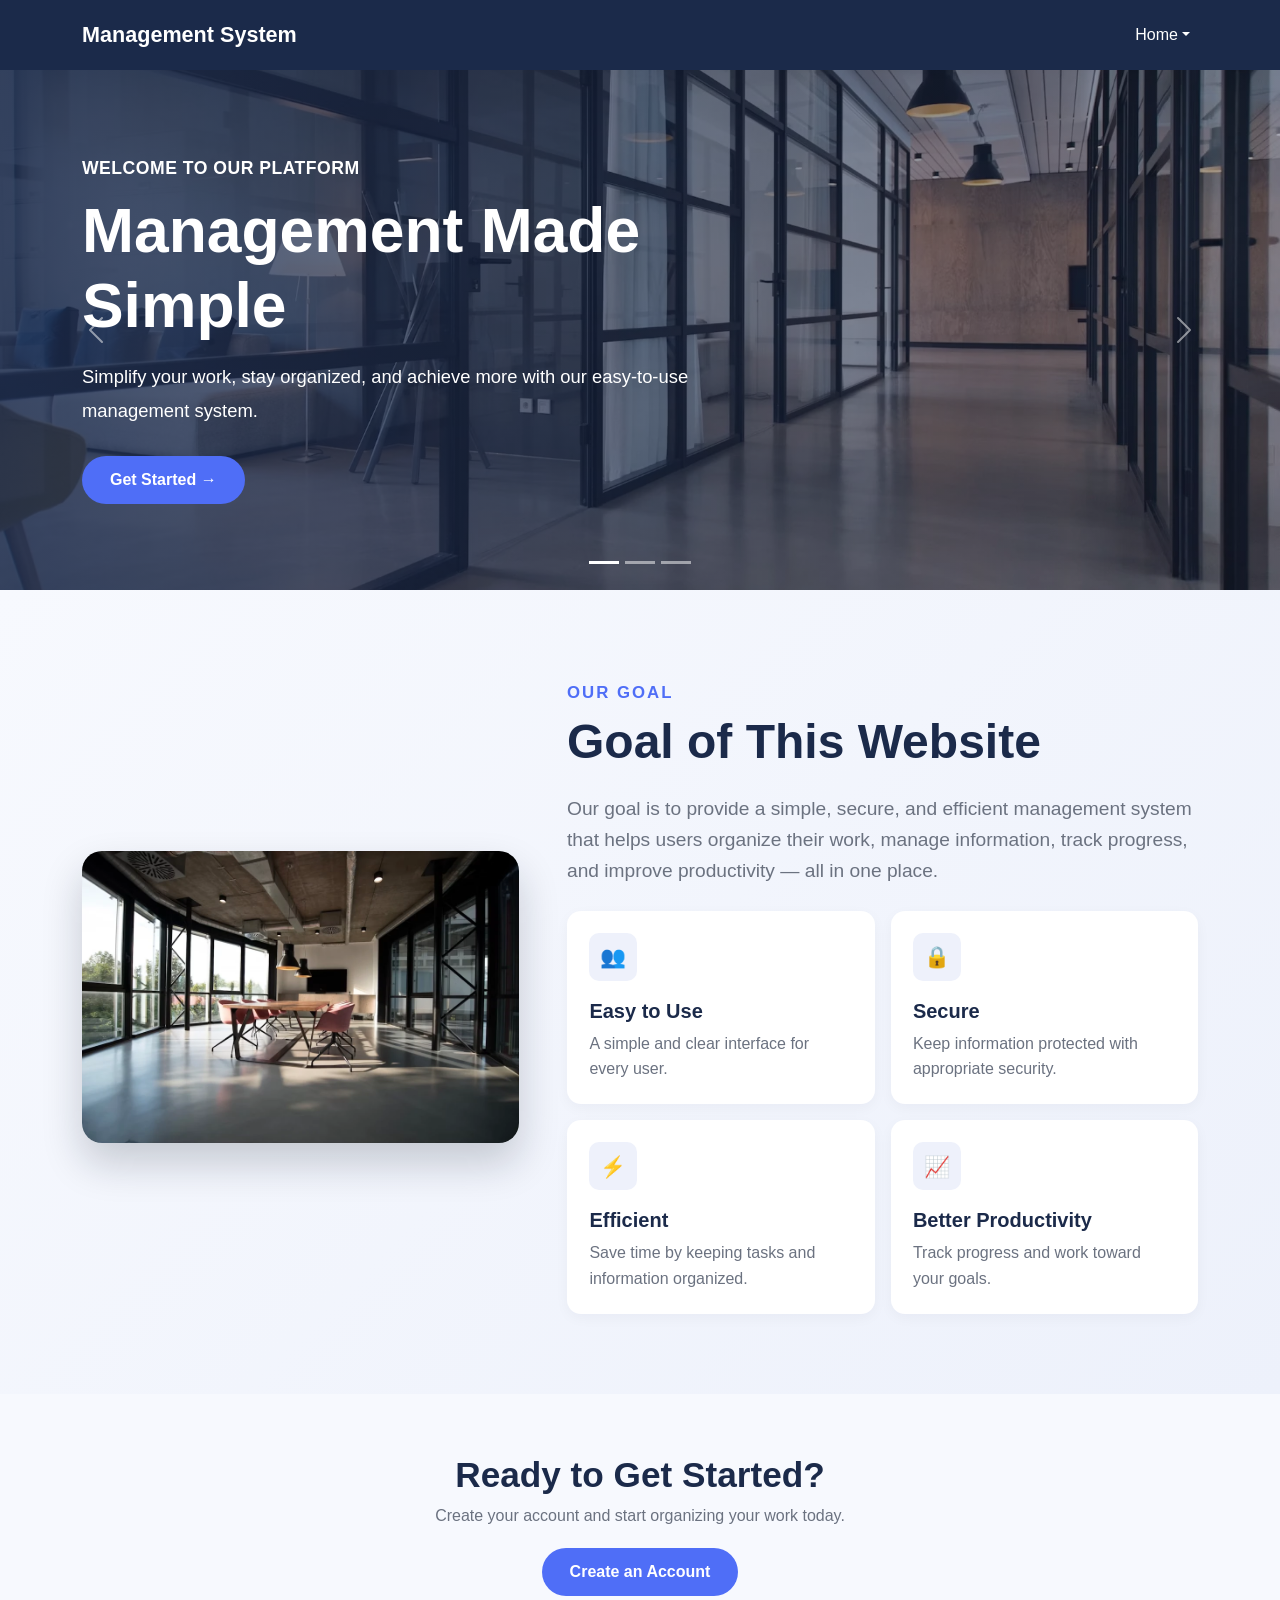
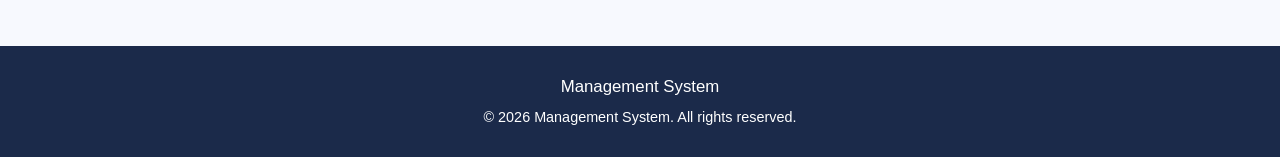
<file: index.html>
<!DOCTYPE html>
<html lang="en">
<head>
  <meta charset="UTF-8">
  <meta name="viewport" content="width=device-width, initial-scale=1.0">
  <title>Management System</title>
  <link href="https://cdn.jsdelivr.net/npm/bootstrap@5.3.3/dist/css/bootstrap.min.css" rel="stylesheet">
  <link rel="stylesheet" href="css/style.css">
</head>
<body>

  <!-- Navbar -->
  <nav class="navbar navbar-expand-md site-navbar sticky-top">
    <div class="container">
      <a class="navbar-brand" href="index.html">Management System</a>
      <button class="navbar-toggler" type="button" data-bs-toggle="collapse" data-bs-target="#mainNav" aria-controls="mainNav" aria-expanded="false" aria-label="Toggle navigation">
        <span class="navbar-toggler-icon"></span>
      </button>
      <div class="collapse navbar-collapse" id="mainNav">
        <ul class="navbar-nav ms-auto">
          <li class="nav-item dropdown">
            <a class="nav-link dropdown-toggle" href="#" role="button" data-bs-toggle="dropdown" aria-expanded="false">Home</a>
            <ul class="dropdown-menu dropdown-menu-end">
              <li><a class="dropdown-item" href="login.html">Login</a></li>
              <li><a class="dropdown-item" href="login.html">Sign Up</a></li>
              <li><a class="dropdown-item" href="#">Help</a></li>
            </ul>
          </li>
        </ul>
      </div>
    </div>
  </nav>

  <!-- Hero carousel -->
  <div id="heroCarousel" class="carousel slide carousel-fade hero" data-bs-ride="carousel">
    <div class="carousel-indicators">
      <button type="button" data-bs-target="#heroCarousel" data-bs-slide-to="0" class="active" aria-current="true" aria-label="Slide 1"></button>
      <button type="button" data-bs-target="#heroCarousel" data-bs-slide-to="1" aria-label="Slide 2"></button>
      <button type="button" data-bs-target="#heroCarousel" data-bs-slide-to="2" aria-label="Slide 3"></button>
    </div>

    <div class="carousel-inner">
      <div class="carousel-item slide-1 active">
        <div class="container h-100">
          <div class="hero-content">
            <p class="hero-tag">Welcome to our platform</p>
            <h1 class="hero-title">Management Made Simple</h1>
            <p class="hero-text">Simplify your work, stay organized, and achieve more with our easy-to-use management system.</p>
            <a href="login.html" class="btn btn-pill">Get Started &rarr;</a>
          </div>
        </div>
      </div>

      <div class="carousel-item slide-2">
        <div class="container h-100">
          <div class="hero-content">
            <p class="hero-tag">Work together</p>
            <h2 class="hero-title">Better Team Collaboration</h2>
            <p class="hero-text">Keep your team connected, organize responsibilities, and manage tasks in one convenient place.</p>
            <a href="login.html" class="btn btn-pill">Join Us &rarr;</a>
          </div>
        </div>
      </div>

      <div class="carousel-item slide-3">
        <div class="container h-100">
          <div class="hero-content">
            <p class="hero-tag">Work smarter</p>
            <h2 class="hero-title">Achieve Your Goals</h2>
            <p class="hero-text">Track progress, manage information, and improve productivity with a clear and organized workflow.</p>
            <a href="login.html" class="btn btn-pill">Login Now &rarr;</a>
          </div>
        </div>
      </div>
    </div>

    <button class="carousel-control-prev" type="button" data-bs-target="#heroCarousel" data-bs-slide="prev">
      <span class="carousel-control-prev-icon" aria-hidden="true"></span>
      <span class="visually-hidden">Previous</span>
    </button>
    <button class="carousel-control-next" type="button" data-bs-target="#heroCarousel" data-bs-slide="next">
      <span class="carousel-control-next-icon" aria-hidden="true"></span>
      <span class="visually-hidden">Next</span>
    </button>
  </div>

  <!-- Goal section -->
  <section class="goal-section">
    <div class="container">
      <div class="row align-items-center g-5">
        <div class="col-lg-5">
          <img src="images/office.webp" alt="Modern office meeting room" class="goal-img">
        </div>
        <div class="col-lg-7">
          <p class="section-tag mb-2">Our Goal</p>
          <h2 class="goal-title">Goal of This Website</h2>
          <p class="goal-text mb-4">Our goal is to provide a simple, secure, and efficient management system that helps users organize their work, manage information, track progress, and improve productivity — all in one place.</p>

          <div class="row g-3">
            <div class="col-sm-6">
              <div class="feature-card">
                <div class="feature-icon">👥</div>
                <h5>Easy to Use</h5>
                <p>A simple and clear interface for every user.</p>
              </div>
            </div>
            <div class="col-sm-6">
              <div class="feature-card">
                <div class="feature-icon">🔒</div>
                <h5>Secure</h5>
                <p>Keep information protected with appropriate security.</p>
              </div>
            </div>
            <div class="col-sm-6">
              <div class="feature-card">
                <div class="feature-icon">⚡</div>
                <h5>Efficient</h5>
                <p>Save time by keeping tasks and information organized.</p>
              </div>
            </div>
            <div class="col-sm-6">
              <div class="feature-card">
                <div class="feature-icon">📈</div>
                <h5>Better Productivity</h5>
                <p>Track progress and work toward your goals.</p>
              </div>
            </div>
          </div>
        </div>
      </div>
    </div>
  </section>

  <!-- Call to action -->
  <section class="cta-section">
    <div class="container">
      <h2>Ready to Get Started?</h2>
      <p>Create your account and start organizing your work today.</p>
      <a href="login.html" class="btn btn-pill">Create an Account</a>
    </div>
  </section>

  <!-- Footer -->
  <footer class="site-footer">
    <div class="container">
      <p class="footer-brand">Management System</p>
      <small>&copy; 2026 Management System. All rights reserved.</small>
    </div>
  </footer>

  <script src="https://cdn.jsdelivr.net/npm/bootstrap@5.3.3/dist/js/bootstrap.bundle.min.js"></script>
</body>
</html>
</file>
<file: css/style.css>
/* ===== Shared ===== */
:root {
  --navy: #1b2a4a;
  --primary: #4f6ef7;
  --text-muted: #6b7280;
  --bg-soft: #f2f5fc;
}

body {
  font-family: Arial, Helvetica, sans-serif;
  background: var(--bg-soft);
  color: #1f2937;
}

/* ===== Navbar ===== */
.site-navbar {
  background: var(--navy);
  padding: 0.85rem 0;
}

.site-navbar .navbar-brand {
  color: #fff;
  font-weight: 700;
  font-size: 1.35rem;
}

.site-navbar .nav-link,
.site-navbar .nav-link:focus,
.site-navbar .nav-link.show {
  color: #fff;
}

.site-navbar .nav-link:hover {
  color: #cdd6ff;
}

.site-navbar .dropdown-menu {
  border: none;
  border-radius: 10px;
  box-shadow: 0 10px 30px rgba(15, 23, 42, 0.15);
  min-width: 5rem;
}

.site-navbar .navbar-toggler {
  border-color: rgba(255, 255, 255, 0.4);
}

.site-navbar .navbar-toggler-icon {
  filter: invert(1);
}

/* ===== Hero carousel ===== */
.hero .carousel-item {
  height: 520px;
  background-size: cover;
  background-position: center;
}

.hero .carousel-item::before {
  content: "";
  position: absolute;
  inset: 0;
  background: linear-gradient(90deg, rgba(27, 42, 74, 0.85) 0%, rgba(27, 42, 74, 0.55) 55%, rgba(27, 42, 74, 0.35) 100%);
}

.hero .slide-1 { background-image: url("../images/hallway.webp"); }
.hero .slide-2 { background-image: url("../images/team.webp"); }
.hero .slide-3 { background-image: url("../images/work.webp"); }

.hero-content {
  position: relative;
  z-index: 2;
  height: 100%;
  display: flex;
  flex-direction: column;
  justify-content: center;
  color: #fff;
  max-width: 680px;
}

.hero-tag {
  font-size: 1.1rem;
  font-weight: 700;
  letter-spacing: 0.5px;
  text-transform: uppercase;
  margin-bottom: 0.75rem;
}

.hero-title {
  font-size: 3.9rem;
  font-weight: 700;
  line-height: 1.2;
  margin-bottom: 1rem;
}

.hero-text {
  font-size: 1.15rem;
  line-height: 1.85;
  margin-bottom: 1.75rem;
}

.btn-pill {
  background: var(--primary);
  color: #fff;
  border: none;
  border-radius: 50px;
  padding: 0.75rem 1.75rem;
  font-weight: 700;
  align-self: flex-start;
  transition: transform 0.2s, box-shadow 0.2s, background 0.2s;
}

.btn-pill:hover {
  background: #3d5be8;
  color: #fff;
  transform: translateY(-2px);
  box-shadow: 0 8px 20px rgba(79, 110, 247, 0.4);
}

.hero .carousel-indicators [data-bs-target] {
  width: 30px;
  height: 3px;
}

/* ===== Goal section ===== */
.goal-section {
  padding: 90px 0 80px;
  background: linear-gradient(135deg, #f7f9fe 0%, #edf1fb 100%);
}

.section-tag {
  color: var(--primary);
  font-weight: 700;
  letter-spacing: 2px;
  font-size: 1.05rem;
  text-transform: uppercase;
}

.goal-title {
  color: var(--navy);
  font-size: 3rem;
  font-weight: 700;
  margin-bottom: 1.5rem;
}

.goal-text {
  color: var(--text-muted);
  font-size: 1.2rem;
  line-height: 1.6;
}

.goal-img {
  width: 100%;
  border-radius: 20px;
  box-shadow: 0 20px 40px rgba(15, 23, 42, 0.2);
}

.feature-card {
  background: #fff;
  border-radius: 14px;
  padding: 1.4rem;
  height: 100%;
  box-shadow: 0 4px 14px rgba(15, 23, 42, 0.04);
  transition: transform 0.25s, box-shadow 0.25s;
}

.feature-card:hover {
  transform: translateY(-6px);
  box-shadow: 0 14px 30px rgba(15, 23, 42, 0.1);
}

.feature-icon {
  width: 48px;
  height: 48px;
  border-radius: 10px;
  background: #eef1fb;
  display: flex;
  align-items: center;
  justify-content: center;
  font-size: 1.3rem;
  margin-bottom: 1.1rem;
}

.feature-card h5 {
  color: var(--navy);
  font-weight: 700;
  font-size: 1.25rem;
}

.feature-card p {
  color: var(--text-muted);
  margin: 0;
  line-height: 1.6;
}

/* ===== CTA ===== */
.cta-section {
  padding: 60px 0 50px;
  background: #f7f9fe;
  text-align: center;
}

.cta-section h2 {
  color: var(--navy);
  font-weight: 700;
  font-size: 2.2rem;
}

.cta-section p {
  color: var(--text-muted);
  margin-bottom: 1.25rem;
}

.cta-section .btn-pill {
  align-self: auto;
}

/* ===== Footer ===== */
.site-footer {
  background: var(--navy);
  color: #fff;
  text-align: center;
  padding: 1.75rem 0;
}

.site-footer p {
  margin: 0;
}

.site-footer .footer-brand {
  font-size: 1.05rem;
  margin-bottom: 0.4rem;
}

.site-footer small {
  font-size: 0.9rem;
}

/* ===== Responsive ===== */
@media (max-width: 991.98px) {
  .hero-title { font-size: 3rem; }
  .goal-title { font-size: 2.4rem; }
}

@media (max-width: 575.98px) {
  .hero .carousel-item { height: 480px; }
  .hero-content { padding: 0 2.5rem; }
  .hero-title { font-size: 2.2rem; }
  .hero-text { font-size: 1rem; }
  .goal-title { font-size: 2rem; }
}
</file>
